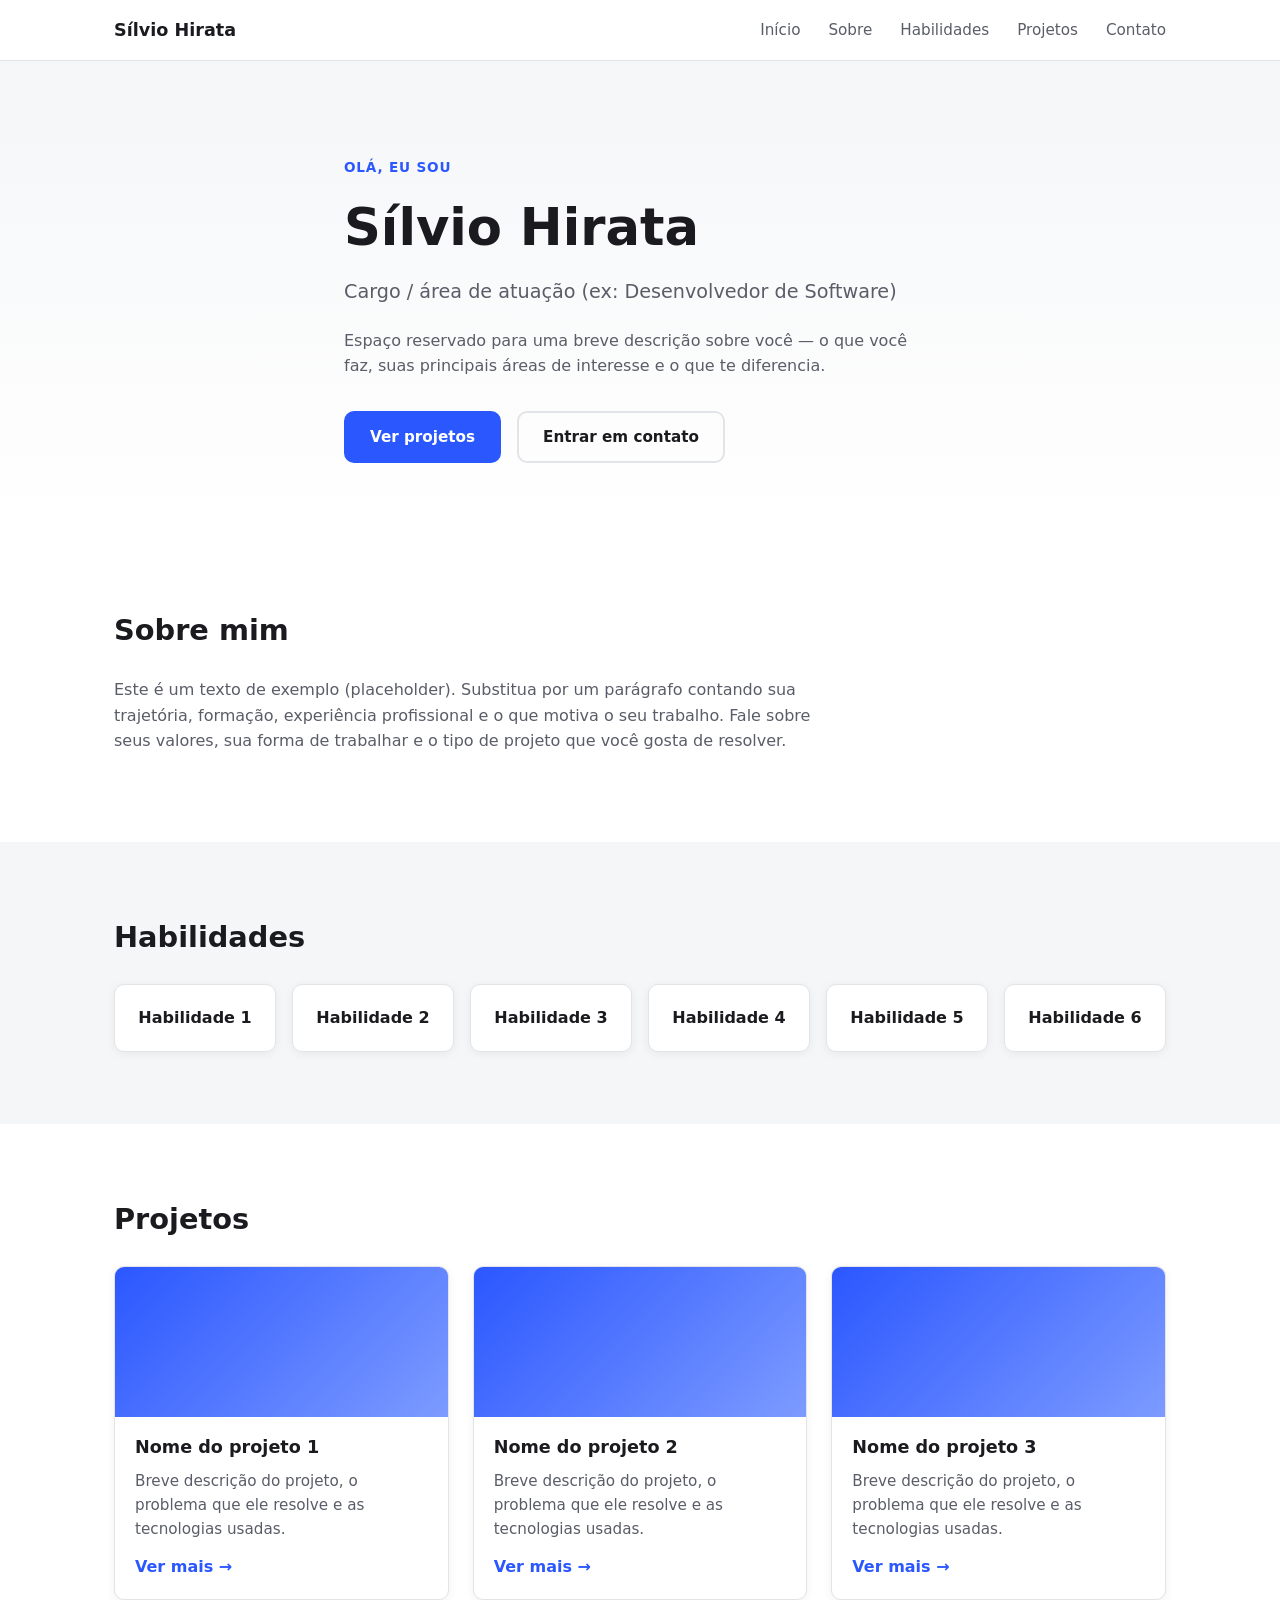
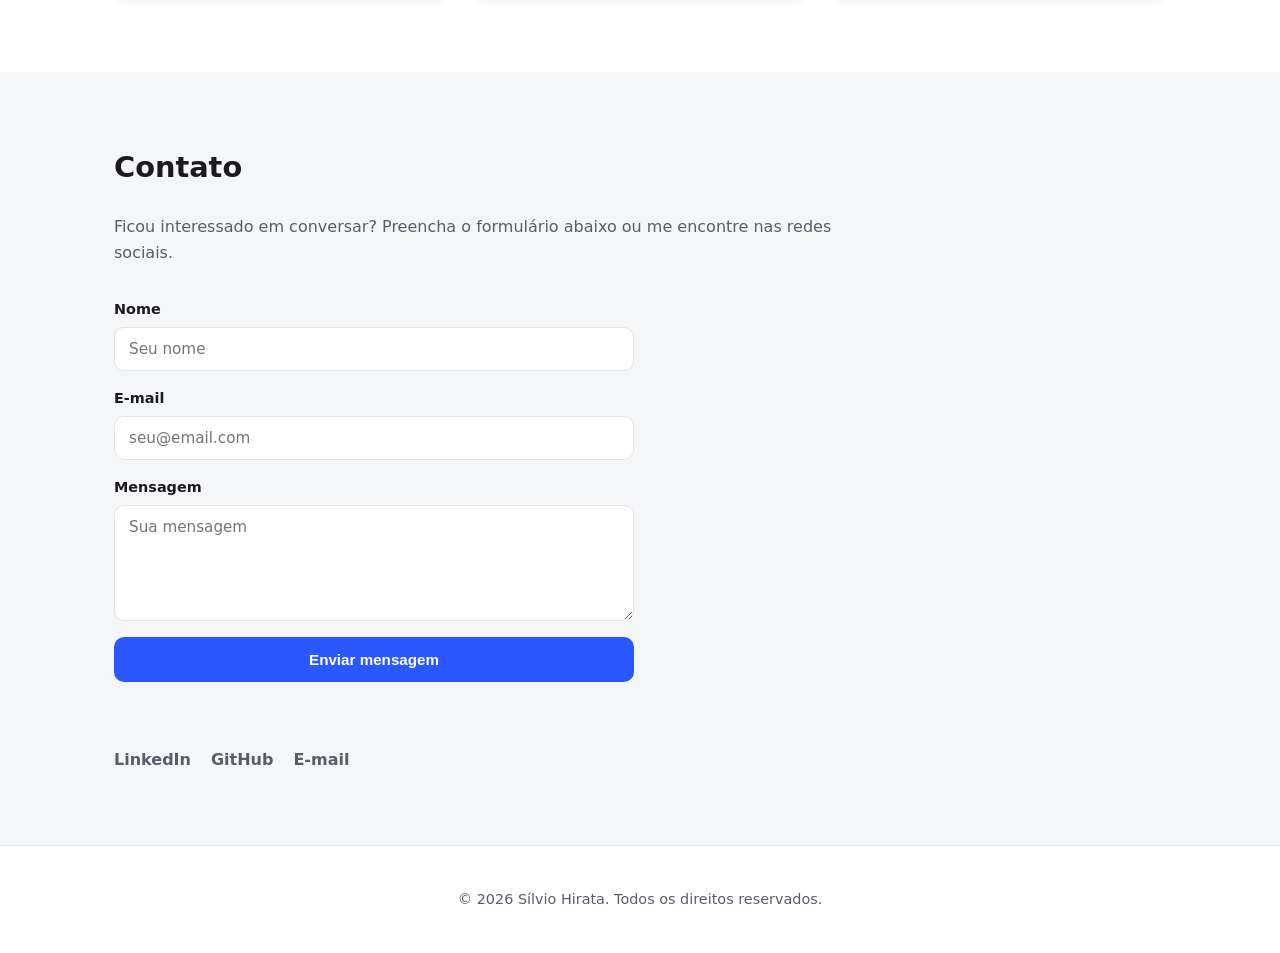
<file: index.html>
<!DOCTYPE html>
<html lang="pt-BR">
<head>
  <meta charset="UTF-8" />
  <meta name="viewport" content="width=device-width, initial-scale=1.0" />
  <title>Sílvio Hirata | Portfólio</title>
  <meta name="description" content="Portfólio profissional de Sílvio Hirata." />
  <link rel="stylesheet" href="css/style.css" />
</head>
<body>
  <header class="site-header">
    <nav class="navbar container">
      <a href="#home" class="logo">Sílvio Hirata</a>
      <button class="nav-toggle" id="navToggle" aria-label="Abrir menu" aria-expanded="false">
        <span></span><span></span><span></span>
      </button>
      <ul class="nav-links" id="navLinks">
        <li><a href="#home">Início</a></li>
        <li><a href="#about">Sobre</a></li>
        <li><a href="#skills">Habilidades</a></li>
        <li><a href="#projects">Projetos</a></li>
        <li><a href="#contact">Contato</a></li>
      </ul>
    </nav>
  </header>

  <main>
    <section id="home" class="hero">
      <div class="container hero-content">
        <p class="hero-eyebrow">Olá, eu sou</p>
        <h1>Sílvio Hirata</h1>
        <p class="hero-subtitle">Cargo / área de atuação (ex: Desenvolvedor de Software)</p>
        <p class="hero-description">
          Espaço reservado para uma breve descrição sobre você — o que você faz,
          suas principais áreas de interesse e o que te diferencia.
        </p>
        <div class="hero-cta">
          <a href="#projects" class="btn btn-primary">Ver projetos</a>
          <a href="#contact" class="btn btn-outline">Entrar em contato</a>
        </div>
      </div>
    </section>

    <section id="about" class="section">
      <div class="container">
        <h2 class="section-title">Sobre mim</h2>
        <p class="section-text">
          Este é um texto de exemplo (placeholder). Substitua por um parágrafo contando sua
          trajetória, formação, experiência profissional e o que motiva o seu trabalho.
          Fale sobre seus valores, sua forma de trabalhar e o tipo de projeto que você
          gosta de resolver.
        </p>
      </div>
    </section>

    <section id="skills" class="section section-alt">
      <div class="container">
        <h2 class="section-title">Habilidades</h2>
        <ul class="skills-grid">
          <li class="skill-card">Habilidade 1</li>
          <li class="skill-card">Habilidade 2</li>
          <li class="skill-card">Habilidade 3</li>
          <li class="skill-card">Habilidade 4</li>
          <li class="skill-card">Habilidade 5</li>
          <li class="skill-card">Habilidade 6</li>
        </ul>
      </div>
    </section>

    <section id="projects" class="section">
      <div class="container">
        <h2 class="section-title">Projetos</h2>
        <div class="projects-grid">
          <article class="project-card">
            <div class="project-thumb" aria-hidden="true"></div>
            <h3>Nome do projeto 1</h3>
            <p>Breve descrição do projeto, o problema que ele resolve e as tecnologias usadas.</p>
            <a href="#" class="project-link">Ver mais &rarr;</a>
          </article>
          <article class="project-card">
            <div class="project-thumb" aria-hidden="true"></div>
            <h3>Nome do projeto 2</h3>
            <p>Breve descrição do projeto, o problema que ele resolve e as tecnologias usadas.</p>
            <a href="#" class="project-link">Ver mais &rarr;</a>
          </article>
          <article class="project-card">
            <div class="project-thumb" aria-hidden="true"></div>
            <h3>Nome do projeto 3</h3>
            <p>Breve descrição do projeto, o problema que ele resolve e as tecnologias usadas.</p>
            <a href="#" class="project-link">Ver mais &rarr;</a>
          </article>
        </div>
      </div>
    </section>

    <section id="contact" class="section section-alt">
      <div class="container">
        <h2 class="section-title">Contato</h2>
        <p class="section-text">
          Ficou interessado em conversar? Preencha o formulário abaixo ou me encontre
          nas redes sociais.
        </p>
        <form class="contact-form" id="contactForm">
          <div class="form-row">
            <label for="name">Nome</label>
            <input type="text" id="name" name="name" placeholder="Seu nome" required />
          </div>
          <div class="form-row">
            <label for="email">E-mail</label>
            <input type="email" id="email" name="email" placeholder="seu@email.com" required />
          </div>
          <div class="form-row">
            <label for="message">Mensagem</label>
            <textarea id="message" name="message" rows="5" placeholder="Sua mensagem" required></textarea>
          </div>
          <button type="submit" class="btn btn-primary">Enviar mensagem</button>
          <p class="form-status" id="formStatus" role="status"></p>
        </form>

        <ul class="social-links">
          <li><a href="#">LinkedIn</a></li>
          <li><a href="#">GitHub</a></li>
          <li><a href="mailto:seu@email.com">E-mail</a></li>
        </ul>
      </div>
    </section>
  </main>

  <footer class="site-footer">
    <div class="container">
      <p>&copy; <span id="year"></span> Sílvio Hirata. Todos os direitos reservados.</p>
    </div>
  </footer>

  <script src="js/main.js"></script>
</body>
</html>
</file>
<file: css/style.css>
:root {
  --color-bg: #ffffff;
  --color-bg-alt: #f5f6f8;
  --color-text: #1a1a1f;
  --color-text-muted: #5a5d68;
  --color-primary: #2b57ff;
  --color-primary-dark: #1c3fcc;
  --color-border: #e3e4e8;
  --max-width: 1100px;
  --radius: 10px;
  --shadow: 0 2px 10px rgba(0, 0, 0, 0.06);
}

* {
  box-sizing: border-box;
}

body {
  margin: 0;
  font-family: "Segoe UI", system-ui, -apple-system, Roboto, Helvetica, Arial, sans-serif;
  color: var(--color-text);
  background: var(--color-bg);
  line-height: 1.6;
}

.container {
  max-width: var(--max-width);
  margin: 0 auto;
  padding: 0 24px;
}

a {
  color: inherit;
  text-decoration: none;
}

ul {
  list-style: none;
  margin: 0;
  padding: 0;
}

img {
  max-width: 100%;
  display: block;
}

/* Header / Nav */
.site-header {
  position: sticky;
  top: 0;
  background: rgba(255, 255, 255, 0.9);
  backdrop-filter: blur(6px);
  border-bottom: 1px solid var(--color-border);
  z-index: 100;
}

.navbar {
  display: flex;
  align-items: center;
  justify-content: space-between;
  padding-top: 16px;
  padding-bottom: 16px;
}

.logo {
  font-weight: 700;
  font-size: 1.1rem;
}

.nav-links {
  display: flex;
  gap: 28px;
}

.nav-links a {
  font-size: 0.95rem;
  color: var(--color-text-muted);
  transition: color 0.15s ease;
}

.nav-links a:hover {
  color: var(--color-primary);
}

.nav-toggle {
  display: none;
  flex-direction: column;
  justify-content: space-between;
  width: 24px;
  height: 18px;
  background: none;
  border: none;
  cursor: pointer;
  padding: 0;
}

.nav-toggle span {
  display: block;
  height: 2px;
  background: var(--color-text);
  border-radius: 2px;
}

/* Hero */
.hero {
  padding: 96px 0 72px;
  background: linear-gradient(180deg, var(--color-bg-alt) 0%, var(--color-bg) 100%);
}

.hero-content {
  max-width: 640px;
}

.hero-eyebrow {
  color: var(--color-primary);
  font-weight: 600;
  margin: 0 0 8px;
  text-transform: uppercase;
  letter-spacing: 0.06em;
  font-size: 0.85rem;
}

.hero h1 {
  font-size: clamp(2.2rem, 5vw, 3.2rem);
  margin: 0 0 8px;
}

.hero-subtitle {
  font-size: 1.2rem;
  color: var(--color-text-muted);
  margin: 0 0 20px;
}

.hero-description {
  color: var(--color-text-muted);
  margin: 0 0 32px;
}

.hero-cta {
  display: flex;
  gap: 16px;
  flex-wrap: wrap;
}

/* Buttons */
.btn {
  display: inline-block;
  padding: 12px 24px;
  border-radius: var(--radius);
  font-weight: 600;
  font-size: 0.95rem;
  transition: transform 0.15s ease, background 0.15s ease, color 0.15s ease;
  border: 2px solid transparent;
}

.btn-primary {
  background: var(--color-primary);
  color: #fff;
}

.btn-primary:hover {
  background: var(--color-primary-dark);
  transform: translateY(-1px);
}

.btn-outline {
  border-color: var(--color-border);
  color: var(--color-text);
}

.btn-outline:hover {
  border-color: var(--color-primary);
  color: var(--color-primary);
}

/* Sections */
.section {
  padding: 72px 0;
}

.section-alt {
  background: var(--color-bg-alt);
}

.section-title {
  font-size: 1.8rem;
  margin: 0 0 24px;
}

.section-text {
  color: var(--color-text-muted);
  max-width: 720px;
}

/* Skills */
.skills-grid {
  display: grid;
  grid-template-columns: repeat(auto-fit, minmax(160px, 1fr));
  gap: 16px;
}

.skill-card {
  background: #fff;
  border: 1px solid var(--color-border);
  border-radius: var(--radius);
  padding: 20px;
  text-align: center;
  font-weight: 600;
  box-shadow: var(--shadow);
}

/* Projects */
.projects-grid {
  display: grid;
  grid-template-columns: repeat(auto-fit, minmax(260px, 1fr));
  gap: 24px;
}

.project-card {
  background: #fff;
  border: 1px solid var(--color-border);
  border-radius: var(--radius);
  overflow: hidden;
  box-shadow: var(--shadow);
  padding-bottom: 20px;
  transition: transform 0.15s ease;
}

.project-card:hover {
  transform: translateY(-4px);
}

.project-thumb {
  height: 150px;
  background: linear-gradient(135deg, var(--color-primary), #7d9bff);
}

.project-card h3 {
  margin: 16px 20px 8px;
  font-size: 1.1rem;
}

.project-card p {
  margin: 0 20px 12px;
  color: var(--color-text-muted);
  font-size: 0.95rem;
}

.project-link {
  margin: 0 20px;
  font-weight: 600;
  color: var(--color-primary);
}

/* Contact */
.contact-form {
  max-width: 520px;
  margin: 32px 0;
  display: flex;
  flex-direction: column;
  gap: 16px;
}

.form-row {
  display: flex;
  flex-direction: column;
  gap: 6px;
}

.form-row label {
  font-weight: 600;
  font-size: 0.9rem;
}

.form-row input,
.form-row textarea {
  padding: 12px 14px;
  border: 1px solid var(--color-border);
  border-radius: var(--radius);
  font-family: inherit;
  font-size: 0.95rem;
  resize: vertical;
}

.form-row input:focus,
.form-row textarea:focus {
  outline: 2px solid var(--color-primary);
  outline-offset: 1px;
}

.form-status {
  margin: 0;
  font-size: 0.9rem;
  color: var(--color-primary);
  min-height: 1.2em;
}

.social-links {
  display: flex;
  gap: 20px;
  flex-wrap: wrap;
}

.social-links a {
  font-weight: 600;
  color: var(--color-text-muted);
}

.social-links a:hover {
  color: var(--color-primary);
}

/* Footer */
.site-footer {
  padding: 28px 0;
  border-top: 1px solid var(--color-border);
  text-align: center;
  color: var(--color-text-muted);
  font-size: 0.9rem;
}

/* Responsive nav */
@media (max-width: 720px) {
  .nav-toggle {
    display: flex;
  }

  .nav-links {
    position: absolute;
    top: 100%;
    left: 0;
    right: 0;
    background: var(--color-bg);
    flex-direction: column;
    gap: 0;
    border-bottom: 1px solid var(--color-border);
    max-height: 0;
    overflow: hidden;
    transition: max-height 0.2s ease;
  }

  .nav-links.open {
    max-height: 320px;
  }

  .nav-links li {
    border-top: 1px solid var(--color-border);
  }

  .nav-links a {
    display: block;
    padding: 14px 24px;
  }
}
</file>
